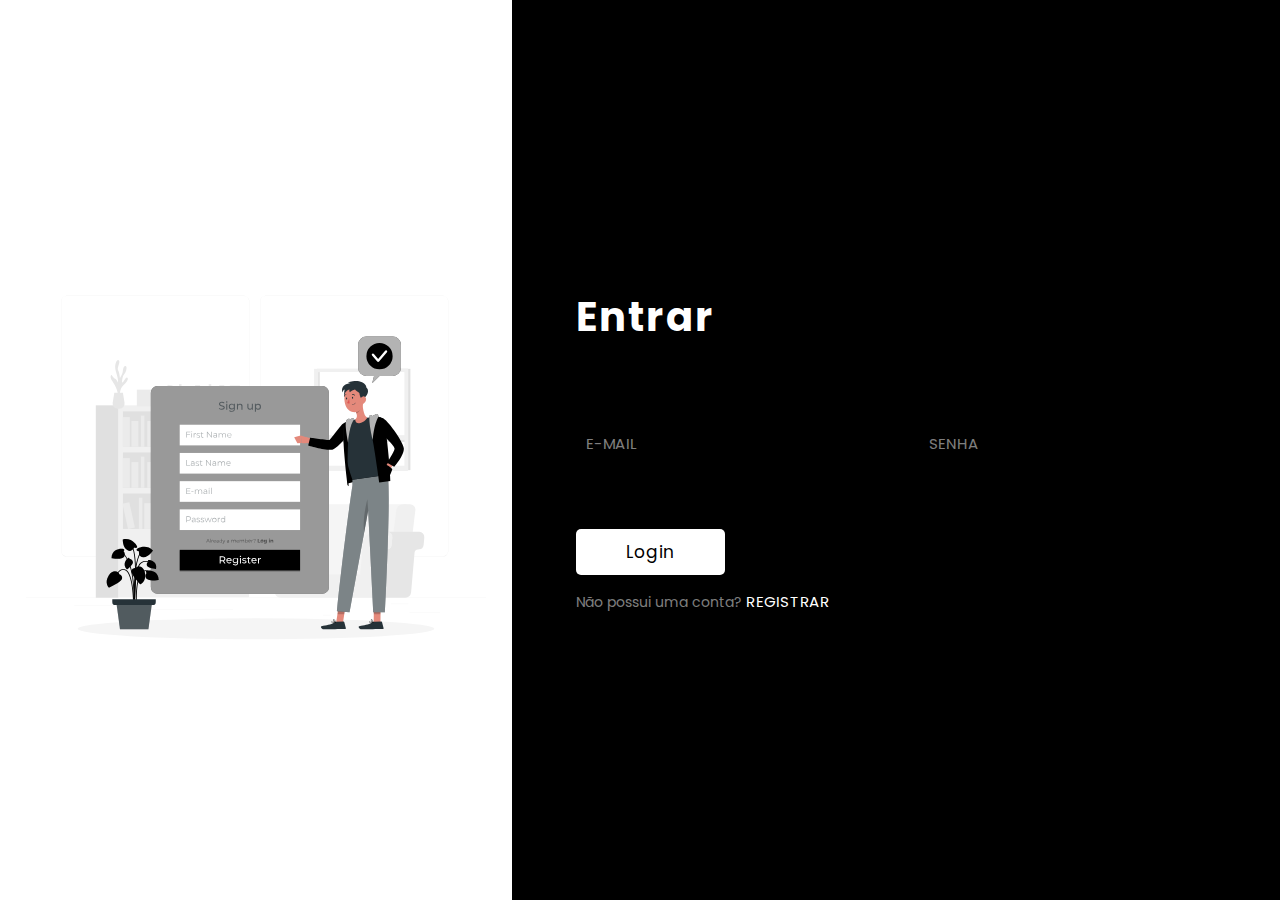
<file: sign-in-up/login.html>
<!DOCTYPE html>
<html lang="pt-br">
<head>
    <meta charset="UTF-8">
    <meta http-equiv="X-UA-Compatible" content="IE=edge">
    <meta name="viewport" content="width=device-width, initial-scale=1.0">
    <meta name="theme-color" content="#FFF">
    <meta name="msapplication-navbutton-color" content="#FFF">
    <meta name="apple-mobile-web-app-capable" content="yes">
    <meta name="apple-mobile-web-app-status-bar-style" content="black-translucent">
    <title>Entrar | Pet Monitor ™</title>
    <link rel="shortcut icon" href="./assets/images/favicon.png" type="image/x-icon">
    <link rel="stylesheet" href="./assets/css/styles.css">
    <script src="./assets/js/script.js" defer></script>
</head>
<body>
    <main class="card-container slideUp-animation">
        <div class="image-container">
            <h1 class="company">Pet Monitor <sup>&trade;</sup></h1>
            <img src="./assets/images/signupp.svg" class="illustration" alt="">
            <p class="quote">Entre agora e fique de olho no seu PET!</p>
            <a href="#btm" class="mobile-btm-nav">
                <img src="./assets/images/dbl-arrow.png" alt="">
            </a>
        </div>
        <form action="" method="">
            <div class="form-container slideRight-animation">
    
                <h1 class="form-header">
                    Entrar
                </h1>
    
                <div class="input-container">
                    <label for="mail">
                    </label>
                    <input type="email" name="mail" id="mail" required>
                    <span>
                        E-mail
                    </span>
                    <div class="error"></div>
                </div>
    
    
                <div class="input-container">
                    <label for="user-password"></label>
                    <input type="password" name="user-password" id="user-password" class="user-password" required>
                    <span>Senha</span>
                    <div class="error"></div>
                </div>

                <div id="btm">
                    <button type="submit" class="submit-btn">Login</button>
                    <p class="btm-text">
                       Não possui uma conta? <a href="register.html"><span class="btm-text-highlighted">  Registrar</span></a>
                    </p>
                </div>
            </div>
        </form>
    </main>
</body>
</html>
</file>
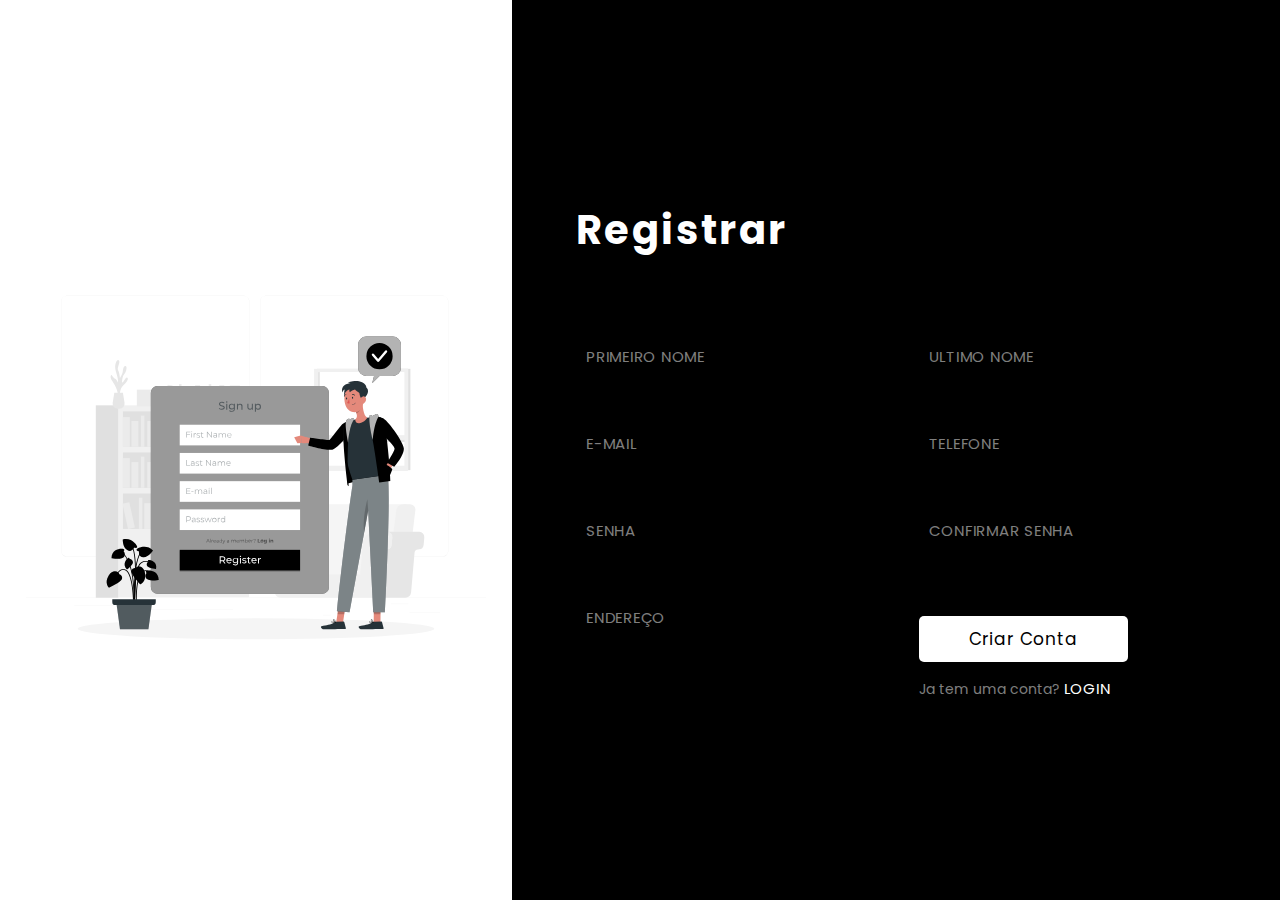
<file: sign-in-up/register.html>
<!DOCTYPE html>
<html lang="pt-br">
<head>
    <meta charset="UTF-8">
    <meta http-equiv="X-UA-Compatible" content="IE=edge">
    <meta name="viewport" content="width=device-width, initial-scale=1.0">
    <meta name="theme-color" content="#FFF">
    <meta name="msapplication-navbutton-color" content="#FFF">
    <meta name="apple-mobile-web-app-capable" content="yes">
    <meta name="apple-mobile-web-app-status-bar-style" content="black-translucent">
    <title>Registrar | Pet Monitor ™</title>
    <link rel="shortcut icon" href="./assets/images/favicon.png" type="image/x-icon">
    <link rel="stylesheet" href="./assets/css/styles.css">
    <script src="./assets/js/script.js" defer></script>
</head>
<body>
    <main class="card-container slideUp-animation">
        <div class="image-container">
            <h1 class="company">Pet Monitor <sup>&trade;</sup></h1>
            <img src="./assets/images/signupp.svg" class="illustration" alt="">
            <p class="quote">Registre agora e fique de olho no seu PET!</p>
            <a href="#btm" class="mobile-btm-nav">
                <img src="./assets/images/dbl-arrow.png" alt="">
            </a>
        </div>
        <form action="" method="">
            <div class="form-container slideRight-animation">
    
                <h1 class="form-header">
                    Registrar
                </h1>
    
                <div class="input-container">
                    <label for="f-name"></label>
                    <input type="text" name="f-name" id="f-name" required>
                    <span>
                        Primeiro Nome
                    </span>
                    <div class="error"></div>
                </div>
    
                <div class="input-container">
                    <label for="l-name"></label>
                    <input type="text" name="l-name" id="l-name" required>
                    <span>
                        Ultimo Nome
                    </span>
                    <div class="error"></div>
                </div>
    
                <div class="input-container">
                    <label for="mail">
                    </label>
                    <input type="email" name="mail" id="mail" required>
                    <span>
                        E-mail
                    </span>
                    <div class="error"></div>
                </div>
    
                <div class="input-container">
                    <label for="phone">
                    </label>
                    <input type="tel" name="phone" id="phone" required>
                    <span>Telefone</span>
                    <div class="error"></div>
                </div>
    
                <div class="input-container">
                    <label for="user-password"></label>
                    <input type="password" name="user-password" id="user-password" class="user-password" required>
                    <span>Senha</span>
                    <div class="error"></div>
                </div>

                <div class="input-container">
                    <label for="user-password-confirm"></label>
                    <input type="password" name="user-password-confirm" id="user-password-confirm" class="password-confirmation" required>
                    <span>
                        Confirmar senha
                    </span>
                    <div class="error"></div>
                </div>

                <div class="input-container">
                    <label for="adress">
                    </label>
                    <input type="text" name="phone" id="phone" required>
                    <span>Endereço</span>
                    <div class="error"></div>
                </div>

                <div id="btm">
                    <button type="submit" class="submit-btn">Criar Conta</button>
                    <p class="btm-text">
                        Ja tem uma conta? <a href="login.html"><span class="btm-text-highlighted">  Login</span></a>
                    </p>
                </div>
            </div>
        </form>
    </main>
</body>
</html>
</file>
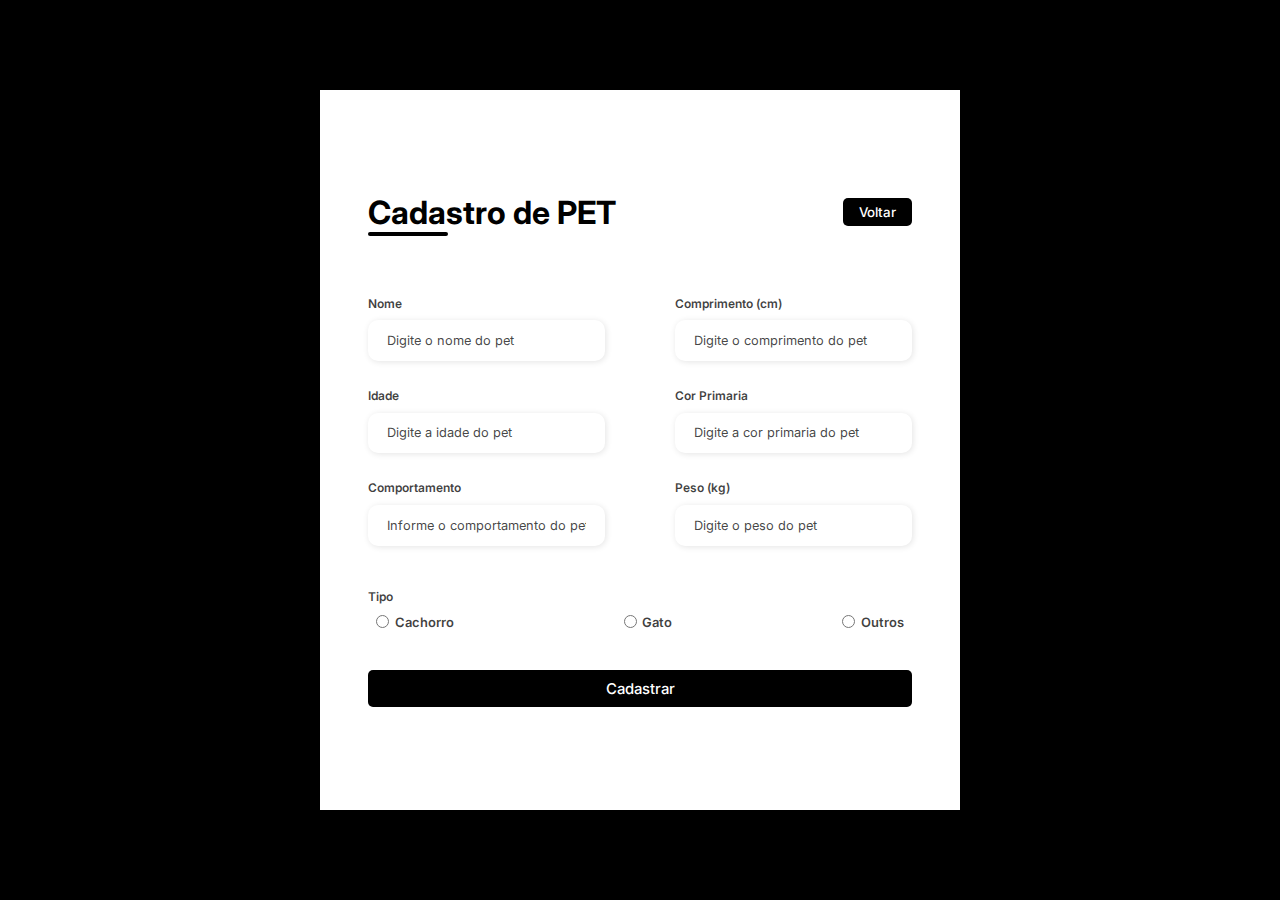
<file: sign-in-up/registrarpet.html>
<!DOCTYPE html>
<html lang="pt-br">

<head>
    <meta charset="UTF-8">
    <meta http-equiv="X-UA-Compatible" content="IE=edge">
    <meta name="viewport" content="width=device-width, initial-scale=1.0">
    <link rel="stylesheet" href="../registrarpet.css">
    <title>Formulário</title>
</head>

<body>
    <div class="container">
        <div class="form-image">
            <iframe src="https://my.atlist.com/map/5527c619-c83a-48ee-a820-892ccfa068a6?share=true" allow="geolocation 'self' https://my.atlist.com" width="100%" height="100%" frameborder="0" scrolling="no" allowfullscreen></iframe>
        </div>
        <div class="form">
            <form action="#">
                <div class="form-header">
                    <div class="title">
                        <h1>Cadastro de PET</h1>
                    </div>
                    <div class="login-button">
                        <button><a href="../index.html">Voltar</a></button>
                    </div>
                </div>
                <div class="input-group">
                    <div class="input-box">
                        <label for="firstname">Nome</label>
                        <input id="firstname" type="text" name="firstname" placeholder="Digite o nome do pet" required>
                    </div>
                    <div class="input-box">
                        <label for="length">Comprimento (cm)</label>
                        <input id="email" type="number" name="length" placeholder="Digite o comprimento do pet" required>
                    </div>

                    <div class="input-box">
                        <label for="age">Idade</label>
                        <input id="email" type="number" name="age" placeholder="Digite a idade do pet" required>
                    </div>

                    <div class="input-box">
                        <label for="color">Cor Primaria</label>
                        <input id="number" type="text" name="color" placeholder="Digite a cor primaria do pet" required>
                    </div>

                    <div class="input-box">
                        <label for="comp">Comportamento</label>
                        <input id="password" type="text" name="comp" placeholder="Informe o comportamento do pet" required>
                    </div>


                    <div class="input-box">
                        <label for="weight">Peso (kg)</label>
                        <input id="confirmPassword" type="number" name="weight" placeholder="Digite o peso do pet" required>
                    </div>

                </div>

                <div class="gender-inputs">
                    <div class="gender-title">
                        <h6>Tipo</h6>
                    </div>

                    <div class="gender-group">
                        <div class="gender-input">
                            <input id="female" type="radio" name="gender">
                            <label for="female">Cachorro</label>
                        </div>

                        <div class="gender-input">
                            <input id="male" type="radio" name="gender">
                            <label for="male">Gato</label>
                        </div>

                        <div class="gender-input">
                            <input id="others" type="radio" name="gender">
                            <label for="others">Outros</label>
                        </div>
                    </div>
                </div>

                <div class="continue-button">
                    <button><a href="#">Cadastrar</a> </button>
                </div>
            </form>
        </div>
    </div>
</body>

</html>
</file>
<file: sign-in-up/assets/css/styles.css>
@import url('https://fonts.googleapis.com/css2?family=Poppins:wght@400&display=swap');

/*
  VARIABLES DECLARATION ON ROOT
*/
:root {
    --green: #FFF;
    --red: rgb(252, 86, 108);
    --dusky-green: #FFF;
    --opac-white: rgba(255, 255, 255, .8);
    --form-txt:  rgba(255, 255, 255, .5);
    --darky: #000;
    --light-grey: rgb(105, 105, 105);
    --black: #000;
    --white: #FFF;
}


/*
    COMMON STYLING
*/
* {
    margin: 0;
    padding: 0;
    scroll-behavior: smooth;
    font-family: 'Poppins', system-ui, -apple-system, BlinkMacSystemFont, 'Segoe UI', Roboto, Oxygen, Ubuntu, Cantarell, 'Open Sans', 'Helvetica Neue', sans-serif;
}
body {
    overflow: hidden;
    background-color: var(--dusky-green);
}


/* 
    MAIN(SIGN-UP CARD) SECTION
*/
.card-container {
    display: grid;
    grid-template-columns: calc(100% - 60%) auto;
    height: 100vh;
    width: 100%;
    overflow: hidden;
    background-color: var(--darky);
}


/*
    FORM SECTION
*/
.form-container {
    width: 50vw;
    display: grid;
    grid-template-columns: 1fr 1fr;
    gap: 45px;
    padding: 50px;
    color: var(--form-txt);
}
.form-header {
    grid-column: 1 / -1;
    letter-spacing: .06em;
    margin-bottom: 30px;
    font-size: 40px;
    color: white;
}
input {
    display: block;
    border-radius: 4px;
    border: 0;
    border-bottom: 1px solid rgb(0,0,0,.4);
    padding: 6px 6px 6px 10px;
    margin-top: 5px;
    background-color: rgba(255, 255, 255, 0);
    transition: all .5s ease-in;
    color: var(--opac-white);
} 
input::placeholder{
    content: none;
}
span {
    letter-spacing: .05em;
    text-transform: uppercase;
    font-size: 15px;
    transition: all .4s;
}
[type="submit"]{
    border: 0;
    background-color: var(--dusky-green);
    color: #000;
    padding: 10px 50px;
    letter-spacing: .05em;
    border-radius: 5px;
    margin-top: 20px;
    font-size: 17px;
    outline: none;
}
form {
    width: auto;
    display: grid;
    place-items: center;
}
.btm-text {
    margin-top: 15px;
    font-size: 14px;
}
.btm-text-highlighted {
    color: var(--dusky-green);
}
.input-container {
    position: relative;
}
span:not(.btm-text-highlighted) {
    position: absolute;
    left: 0;
    top: 0;
    padding: 10px;
    pointer-events: none;
}


/*
    INPUT FIELD EFFECTS SECTION
*/
input:focus ~ span,
input:valid ~ span{
    font-size: 10px;
    transform: translateX(4px) translateY(-7px);
    font-size: 0.80em;
    padding: 0 6px;
    color: var(--cyny-green);
    background-color: var(--dusky-green);
    color: #000;
    border-radius: 2px;
}
input:focus,
input:focus-visible {
    border: 1px solid  var(--green);
    box-shadow: 0 0 5px rgb(0,0,0,.3);
    outline: none;
}
input:valid {
    border: 1px solid var(--green);  
}


/* 
    ERROR PROMPTER SECTION
*/
.error {
    color: rgb(255, 51, 51);
    font-family: sans-serif;
    font-weight: 500;
    text-transform: none;
    overflow: hidden;
    margin-top: 4px;
}


/*
    IMAGE ILLUSTRATION SECTION
*/
.image-container{
    display: grid;
    place-items: center;
    background-color: var(--dusky-green);
    color: white;
}
.image-container > img {
    width: calc(90%);
}
.company, 
.image-container > .quote {
        width: 100%;
        height: 100%;
        text-align: center;
        font-size: 19px;
}
.company {
    font-size: 34px;
    text-align: left;
    height: 70px;
    align-self: flex-start;
    padding: 2% 0 0 5%;
}
.outro-overlay > .company{
    position: absolute;
    top: 0;
}
.mobile-btm-nav {
    display: none;
}


/*
    FORM NAVIGATION (FOR-MOBILE)
*/
.mobile-btm-nav {
    text-decoration: none;
    display: none;
}
.mobile-btm-nav > img {
    transform: scale(.3) rotateZ(180deg);
}


/*
    FLOATING ANIMATION FOR BOTTOM-NAV (FOR-MOBILE-VERSION)
*/
@keyframes float {
	0% {
		transform: translatey(0px);
	}
	50% {
		transform: translatey(-10px);
	}
	100% {
		transform: translatey(0px);
	}
}

/* .card-container {
    display: none;
} */


/* 
    GREETING SECTION (SHOWS AFTER SIGNING UP)
*/
.outro-overlay {
    display: flex;
    background-color: var(--dusky-green);
    height: 100vh;
    width: 100%;
    z-index: 0;
    overflow: hidden;
    align-items: center;
    justify-content: space-evenly;
    color: white;
    position: relative;
}
.outro-overlay > #signedUp-illustration {
    height: 90%;
    z-index: 2;
}
.outro-overlay > .shape {
    position: absolute;
    top: 0;
    left: 0;
    z-index: 1;
    animation: 1.3s 1 forwards cubic-bezier(.36,-0.01,.5,1.38) slideRight;
    width: 150%;
}
.outro-overlay > .outro-greeting {
    z-index: 3;
    font-weight: 700;
    letter-spacing: .02em;
    word-spacing: .1em;
}
.disabled {
    display: none ;
}


/*
  SVG ANIMATION
*/
.slideUp-animation {
    animation: 1.3s 1 forwards cubic-bezier(.36,-0.01,.5,1.38) slideUp;animation-delay: 0s;
} 
.slideRight-animation {
    animation: 1.3s 1 forwards cubic-bezier(.36,-0.01,.5,1.38) slideRight;animation-delay: 0s;
}                             
@keyframes slideUp {  
    0% { opacity: 0; transform: translateY(30px); }
    100% { opacity: 1; transform: inherit;  }    
}                    
@keyframes slideRight {              
    0% { opacity: 0; transform: translateX(30px); }                
    100% { opacity: 1; transform: translateX(0);   }
}


/*
    AUTHOR LINK
*/
.author-link{
    position: fixed;
    bottom: 0;
    padding-bottom: 10px;
    z-index: 5;
}
.author-link,
a {
    text-decoration: none;
    color: var(--light-grey);
    transition: .3s ease-out;
}
.author-link > a:hover {
    color: var(--darky);
}



/*
    MEDIA QUERY SECTION
*/
@media only screen and (max-width: 540px) {
   
    /* 
        For mobile phones: 
    */
    body {
        width: 100%;
        overflow: visible;
    }
    .image-container > [class] {
        transform: scale(1);
    }
    .quote {
        margin-top: -50px;
    }
    .card-container {
        grid-template-rows: 100vh minmax(100vh, auto);
        grid-template-columns: none;
        overflow: hidden;
        height: auto;
    }
    .image-container {
        width: 100%;
        position: relative;
    }
    .image-container > img {
        width: calc(110%);
    }
    .error {
        font-size: 13px;
    }
    .form-container {
        display: grid;
        place-items: center ;
        grid-template-columns: none;
        grid-template-rows: none;
        gap: 20px;
        width: 100%;
        gap: 45px;
        padding: 0;
        color: rgba(255, 255, 255, .5);
    }
    .mobile-btm-nav {
        display: block;
        position: absolute;
        bottom: 0;
        display: block;
        animation: float 1s cubic-bezier(0.59, 0.575, 0.565, 1) infinite;
    }
    form {
        padding: 50px;
        display: flex;
        align-items: center;
    }
    .outro-overlay {
        flex-direction: column;
        justify-content: center;
        gap: 30px;
    }
    .outro-overlay > #signedUp-illustration {
        height: auto;
        z-index: 2; 
    }
    .outro-overlay > .shape {
        display: none;
    }
    .outro-overlay > .outro-greeting {
        font-size: 20px;
        order: 1;
    }
}
</file>
<file: registrarpet.css>
@import url('https://fonts.googleapis.com/css2?family=Inter:wght@200;300;400;500&family=Open+Sans:wght@300;400;500;600&display=swap');
* {
    padding: 0;
    margin: 0;
    box-sizing: border-box;
    font-family: 'Inter', sans-serif;
}

body {
    width: 100%;
    height: 100vh;
    display: flex;
    justify-content: center;
    align-items: center;
    background: black;
}

.container {
    width: 80%;
    height: 80vh;
    display: flex;
    box-shadow: 5px 5px 10px rgba(0, 0, 0, 0.212);
}

.form-image {
    width: 50%;
    display: flex;
    justify-content: center;
    align-items: center;
    background-color: white;
}

.form-image img {
    width: 31rem;
}

.form {
    width: 50%;
    display: flex;
    flex-direction: column;
    justify-content: center;
    align-items: center;
    background-color: #fff;
    padding: 3rem;
}

.form-header {
    margin-bottom: 3rem;
    display: flex;
    justify-content: space-between;
}

.login-button {
    display: flex;
    align-items: center;
}

.login-button button {
    border: none;
    background-color: black;
    padding: 0.4rem 1rem;
    border-radius: 5px;
    cursor: pointer;
}

.login-button button:hover {
    background-color: white;
}

.login-button button a:hover {
  color: black;
}

.login-button button a {
    text-decoration: none;
    font-weight: 500;
    color: #fff;
}

.form-header h1::after {
    content: '';
    display: block;
    width: 5rem;
    height: 0.3rem;
    background-color: black;
    margin: 0 auto;
    position: absolute;
    border-radius: 10px;
}

.input-group {
    display: flex;
    flex-wrap: wrap;
    justify-content: space-between;
    padding: 1rem 0;
}

.input-box {
    display: flex;
    flex-direction: column;
    margin-bottom: 1.1rem;
}

.input-box input {
    margin: 0.6rem 0;
    padding: 0.8rem 1.2rem;
    border: none;
    border-radius: 10px;
    box-shadow: 1px 1px 6px #0000001c;
    font-size: 0.8rem;
}

.input-box input:hover {
    background-color: #eeeeee75;
}

.input-box input:focus-visible {
    outline: 1px solid black;
}

.input-box label,
.gender-title h6 {
    font-size: 0.75rem;
    font-weight: 600;
    color: #000000c0;
}

.input-box input::placeholder {
    color: #000000be;
}

.gender-group {
    display: flex;
    justify-content: space-between;
    margin-top: 0.62rem;
    padding: 0 .5rem;
}

.gender-input {
    display: flex;
    align-items: center;
}

.gender-input input {
    margin-right: 0.35rem;
}

.gender-input label {
    font-size: 0.81rem;
    font-weight: 600;
    color: #000000c0;
}

.continue-button button {
    width: 100%;
    margin-top: 2.5rem;
    border: none;
    background-color: black;
    padding: 0.62rem;
    border-radius: 5px;
    cursor: pointer;
}

.continue-button button:hover {
    background-color: white;
}

.continue-button button a:hover {
  color: black;
}

.continue-button button a {
    text-decoration: none;
    font-size: 0.93rem;
    font-weight: 500;
    color: #fff;
}

@media screen and (max-width: 1330px) {
    .form-image {
        display: none;
    }
    .container {
        width: 50%;
    }
    .form {
        width: 100%;
    }
}

@media screen and (max-width: 1064px) {
    .container {
        width: 90%;
        height: auto;
    }
    .input-group {
        flex-direction: column;
        z-index: 5;
        padding-right: 5rem;
        max-height: 10rem;
        overflow-y: scroll;
        flex-wrap: nowrap;
    }
    .gender-inputs {
        margin-top: 2rem;
    }
    .gender-group {
        flex-direction: column;
    }
    .gender-title h6 {
        margin: 0;
    }
    .gender-input {
        margin-top: 0.5rem;
    }
}
</file>
